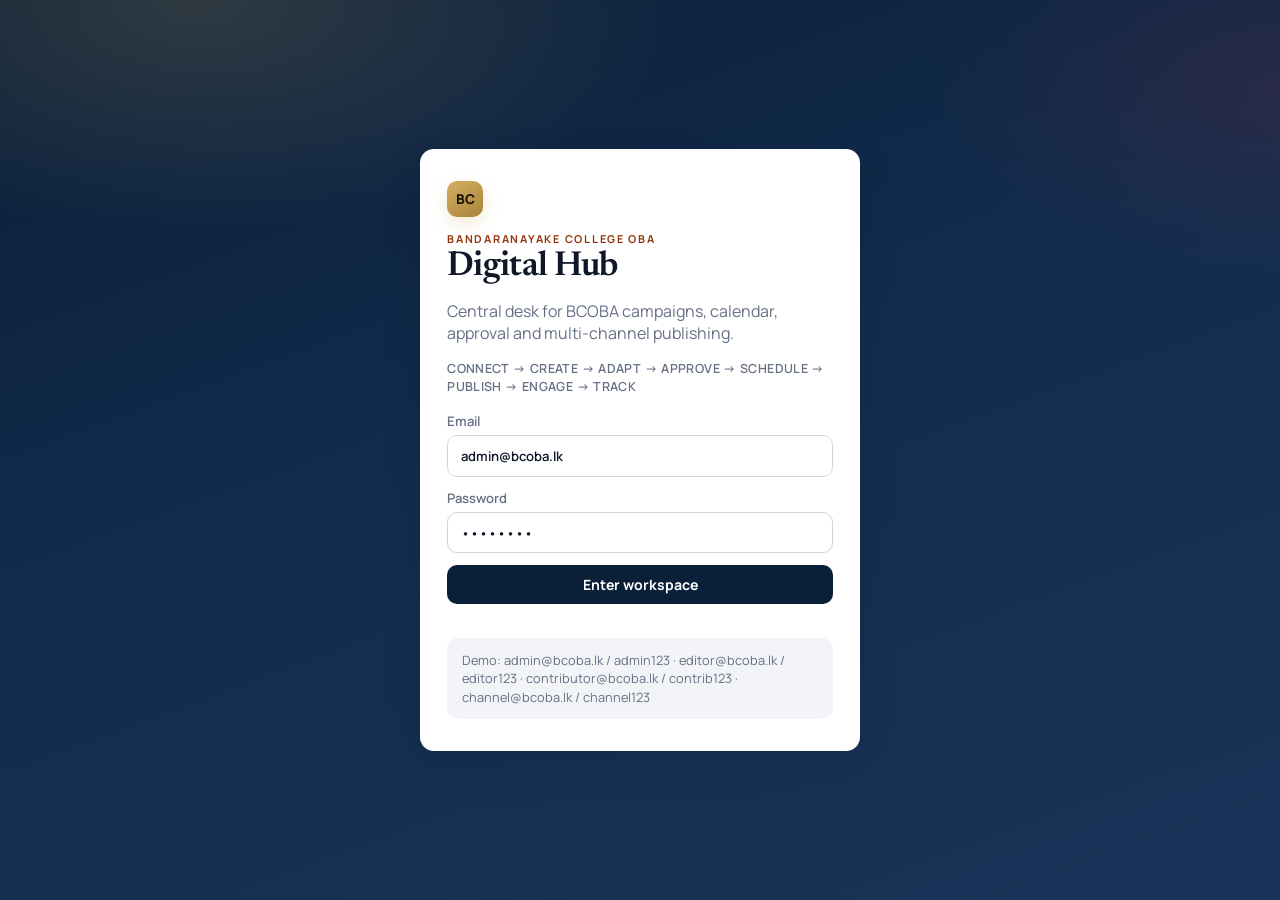
<file: index.html>
<!doctype html>
<html lang="en">
  <head>
    <meta charset="UTF-8" />
    <meta name="viewport" content="width=device-width, initial-scale=1" />
    <title>BCOBA Digital Hub</title>
    <link rel="stylesheet" href="./css/hub.css" />
  </head>
  <body>
    <main class="login-page">
      <section class="panel login-card">
        <div class="brand-mark">BC</div>
        <div class="brand-kicker" style="color: #93370d">
          Bandaranayake College OBA
        </div>
        <h1>Digital Hub</h1>
        <p class="muted">
          Central desk for BCOBA campaigns, calendar, approval and multi-channel
          publishing.
        </p>
        <p class="flow">
          CONNECT → CREATE → ADAPT → APPROVE → SCHEDULE → PUBLISH → ENGAGE →
          TRACK
        </p>
        <form id="login-form" class="form-grid">
          <label
            >Email<input
              type="email"
              name="email"
              required
              value="admin@bcoba.lk"
          /></label>
          <label
            >Password<input
              type="password"
              name="password"
              required
              value="admin123"
          /></label>
          <button class="btn" type="submit">Enter workspace</button>
          <p id="login-error" class="error"></p>
        </form>
        <div class="demo-box">
          Demo: admin@bcoba.lk / admin123 · editor@bcoba.lk / editor123 ·
          contributor@bcoba.lk / contrib123 · channel@bcoba.lk / channel123
        </div>
      </section>
    </main>
    <script src="/js/hub.js"></script>
    <script>
      Hub.initLogin();
    </script>
  </body>
</html>
</file>
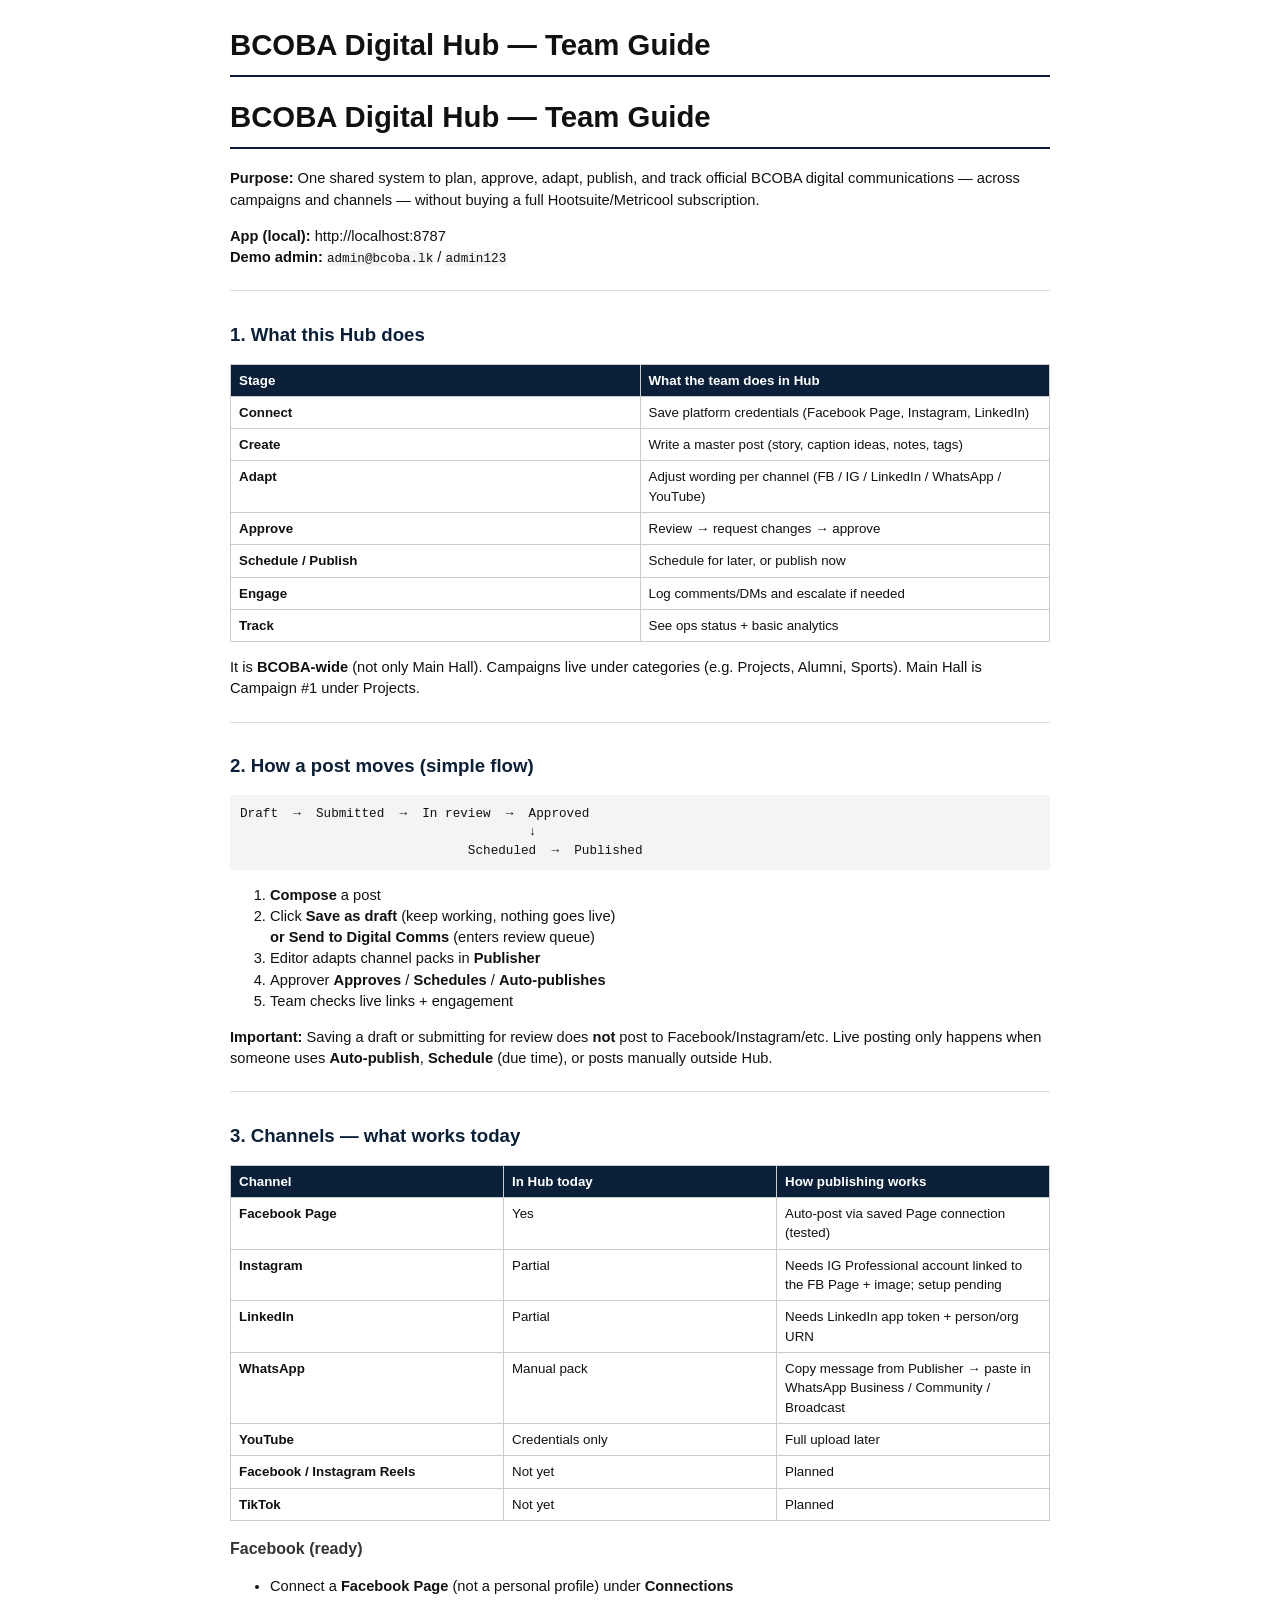
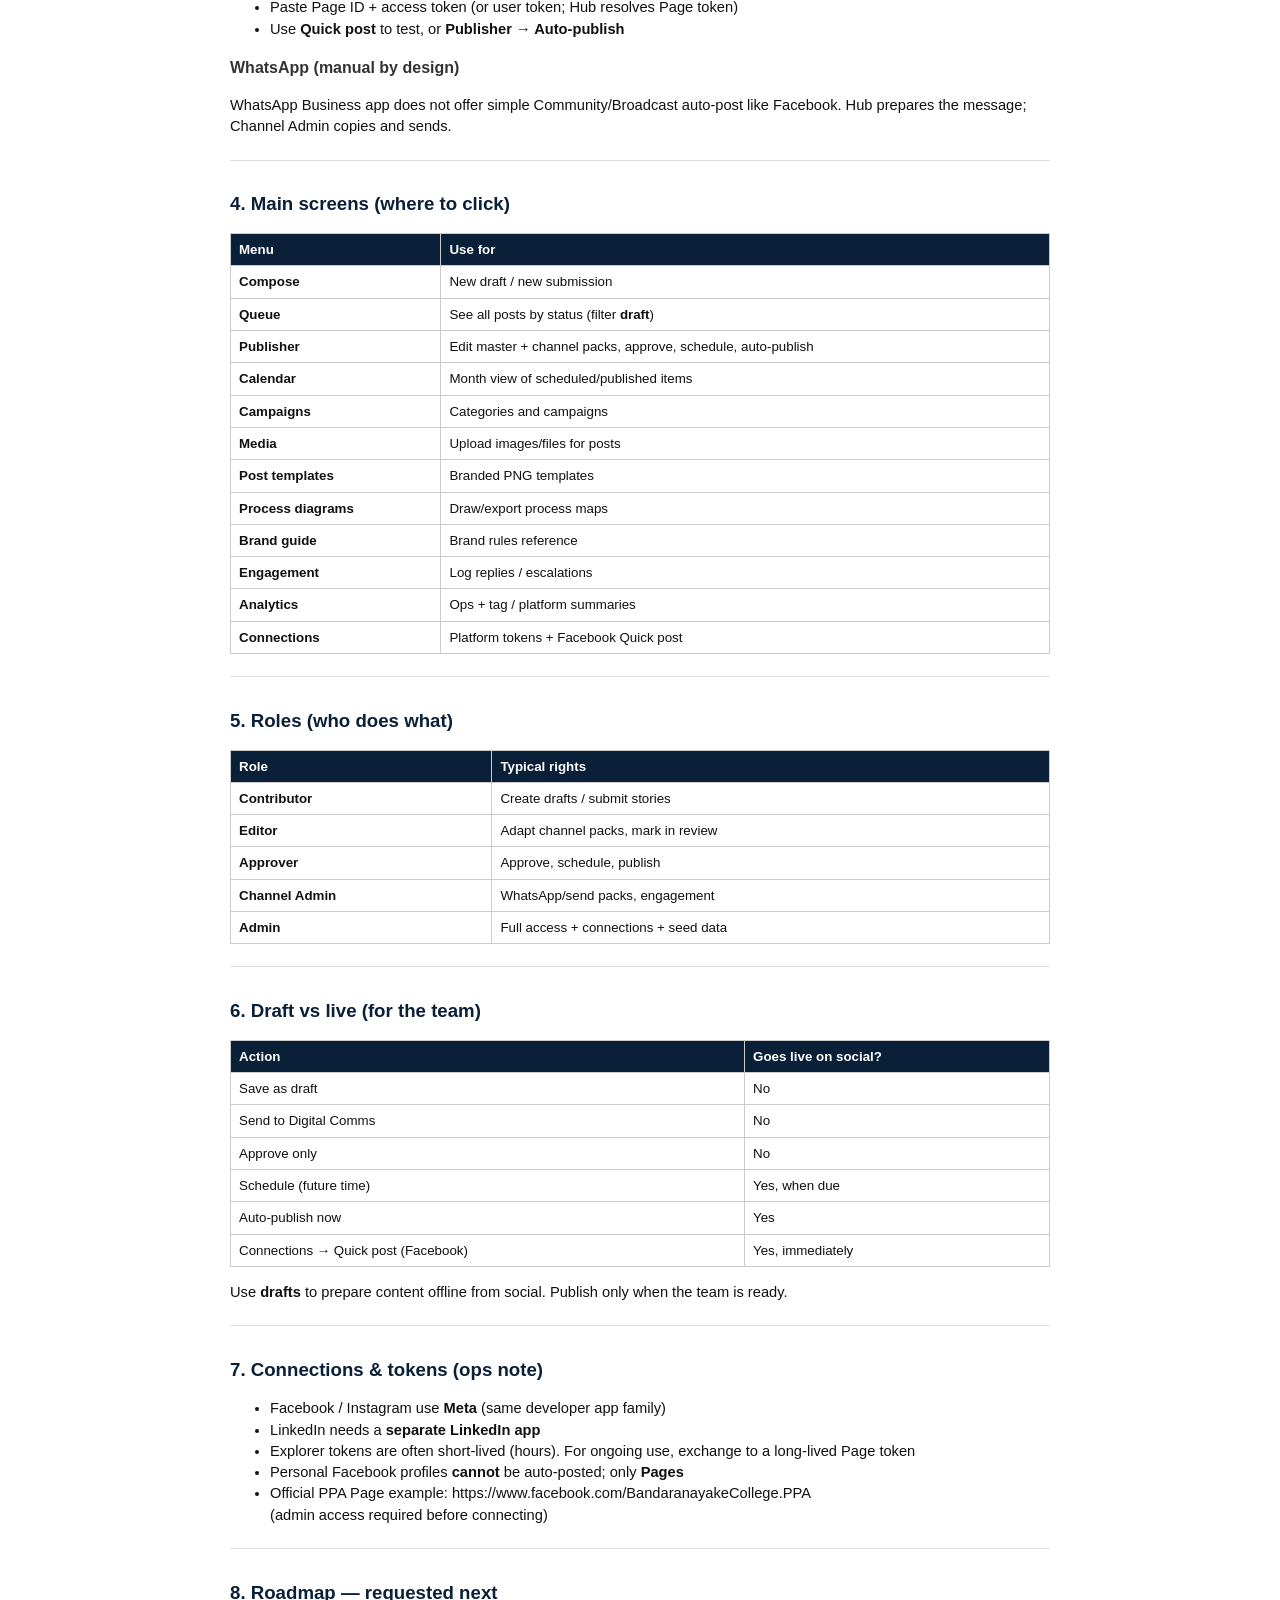
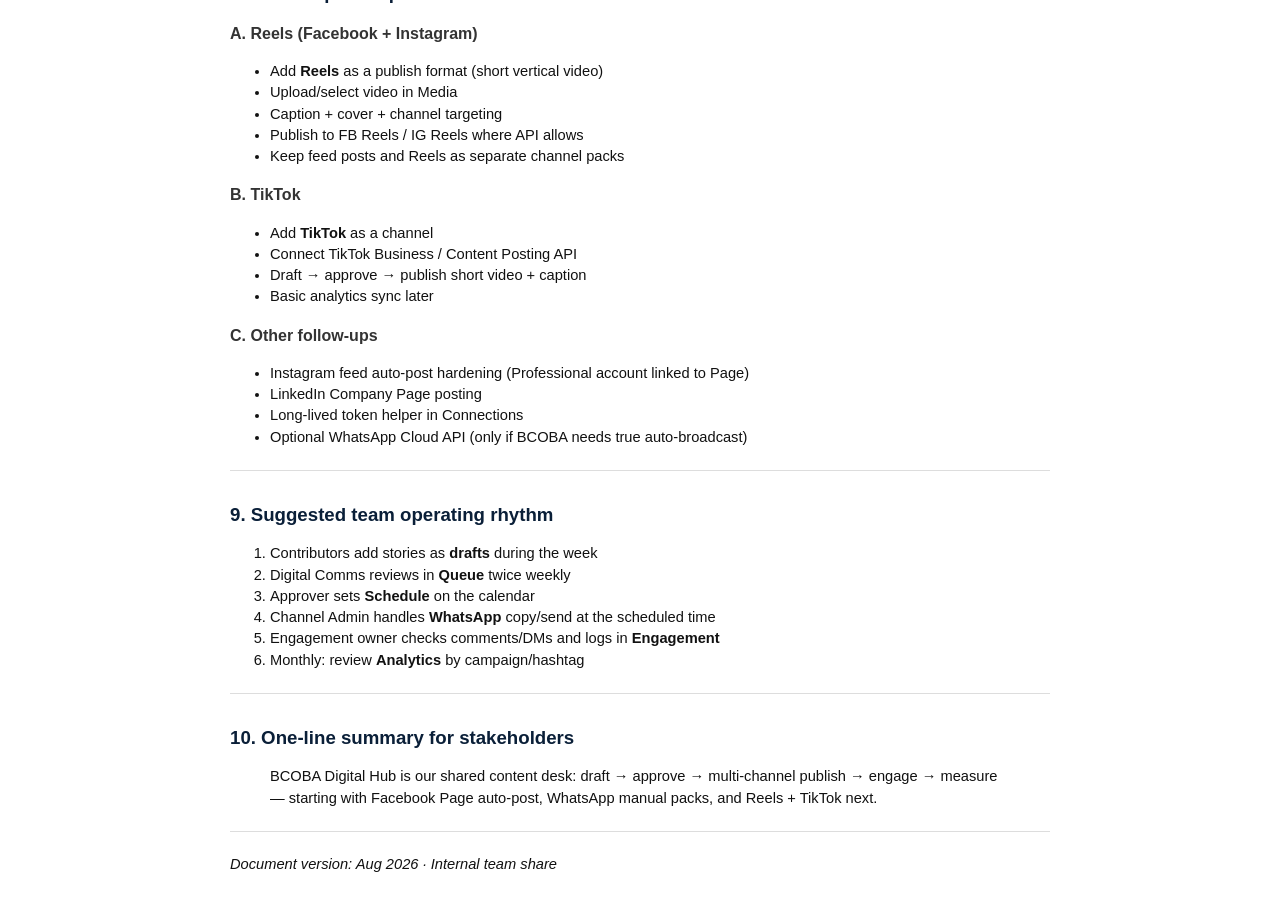
<file: docs/BCOBA-Digital-Hub-Team-Guide.html>
<!DOCTYPE html>
<html xmlns="http://www.w3.org/1999/xhtml" lang="" xml:lang="">
<head>
  <meta charset="utf-8" />
  <meta name="generator" content="pandoc" />
  <meta name="viewport" content="width=device-width, initial-scale=1.0, user-scalable=yes" />
  <title>BCOBA Digital Hub — Team Guide</title>
  <style>
    code{white-space: pre-wrap;}
    span.smallcaps{font-variant: small-caps;}
    span.underline{text-decoration: underline;}
    div.column{display: inline-block; vertical-align: top; width: 50%;}
    div.hanging-indent{margin-left: 1.5em; text-indent: -1.5em;}
    ul.task-list{list-style: none;}
    .display.math{display: block; text-align: center; margin: 0.5rem auto;}
  </style>
  <link rel="stylesheet" href="" />
  <!--[if lt IE 9]>
    <script src="//cdnjs.cloudflare.com/ajax/libs/html5shiv/3.7.3/html5shiv-printshiv.min.js"></script>
  <![endif]-->

<style>
  body { font-family: -apple-system, BlinkMacSystemFont, "Segoe UI", Helvetica, Arial, sans-serif; font-size: 11pt; line-height: 1.45; color: #111; max-width: 820px; margin: 24px auto; padding: 0 16px; }
  h1 { font-size: 22pt; border-bottom: 2px solid #0A1F38; padding-bottom: 8px; }
  h2 { font-size: 14pt; color: #0A1F38; margin-top: 1.6em; }
  h3 { font-size: 12pt; color: #333; }
  table { border-collapse: collapse; width: 100%; margin: 0.8em 0; font-size: 10pt; }
  th, td { border: 1px solid #ccc; padding: 6px 8px; vertical-align: top; }
  th { background: #0A1F38; color: #fff; text-align: left; }
  code, pre { font-size: 9.5pt; background: #f4f4f5; }
  pre { padding: 10px; overflow: auto; }
  hr { border: none; border-top: 1px solid #ddd; margin: 1.5em 0; }
  @page { margin: 16mm; }
</style>
</head>
<body>
<header id="title-block-header">
<h1 class="title">BCOBA Digital Hub — Team Guide</h1>
</header>
<h1 id="bcoba-digital-hub-team-guide">BCOBA Digital Hub — Team Guide</h1>
<p><strong>Purpose:</strong> One shared system to plan, approve, adapt, publish, and track official BCOBA digital communications — across campaigns and channels — without buying a full Hootsuite/Metricool subscription.</p>
<p><strong>App (local):</strong> http://localhost:8787<br />
<strong>Demo admin:</strong> <code>admin@bcoba.lk</code> / <code>admin123</code></p>
<hr />
<h2 id="what-this-hub-does">1. What this Hub does</h2>
<table>
<colgroup>
<col style="width: 50%" />
<col style="width: 50%" />
</colgroup>
<thead>
<tr class="header">
<th>Stage</th>
<th>What the team does in Hub</th>
</tr>
</thead>
<tbody>
<tr class="odd">
<td><strong>Connect</strong></td>
<td>Save platform credentials (Facebook Page, Instagram, LinkedIn)</td>
</tr>
<tr class="even">
<td><strong>Create</strong></td>
<td>Write a master post (story, caption ideas, notes, tags)</td>
</tr>
<tr class="odd">
<td><strong>Adapt</strong></td>
<td>Adjust wording per channel (FB / IG / LinkedIn / WhatsApp / YouTube)</td>
</tr>
<tr class="even">
<td><strong>Approve</strong></td>
<td>Review → request changes → approve</td>
</tr>
<tr class="odd">
<td><strong>Schedule / Publish</strong></td>
<td>Schedule for later, or publish now</td>
</tr>
<tr class="even">
<td><strong>Engage</strong></td>
<td>Log comments/DMs and escalate if needed</td>
</tr>
<tr class="odd">
<td><strong>Track</strong></td>
<td>See ops status + basic analytics</td>
</tr>
</tbody>
</table>
<p>It is <strong>BCOBA-wide</strong> (not only Main Hall). Campaigns live under categories (e.g. Projects, Alumni, Sports). Main Hall is Campaign #1 under Projects.</p>
<hr />
<h2 id="how-a-post-moves-simple-flow">2. How a post moves (simple flow)</h2>
<pre><code>Draft  →  Submitted  →  In review  →  Approved
                                      ↓
                              Scheduled  →  Published</code></pre>
<ol type="1">
<li><strong>Compose</strong> a post<br />
</li>
<li>Click <strong>Save as draft</strong> (keep working, nothing goes live)<br />
<strong>or</strong> <strong>Send to Digital Comms</strong> (enters review queue)<br />
</li>
<li>Editor adapts channel packs in <strong>Publisher</strong><br />
</li>
<li>Approver <strong>Approves</strong> / <strong>Schedules</strong> / <strong>Auto-publishes</strong><br />
</li>
<li>Team checks live links + engagement</li>
</ol>
<p><strong>Important:</strong> Saving a draft or submitting for review does <strong>not</strong> post to Facebook/Instagram/etc. Live posting only happens when someone uses <strong>Auto-publish</strong>, <strong>Schedule</strong> (due time), or posts manually outside Hub.</p>
<hr />
<h2 id="channels-what-works-today">3. Channels — what works today</h2>
<table>
<colgroup>
<col style="width: 33%" />
<col style="width: 33%" />
<col style="width: 33%" />
</colgroup>
<thead>
<tr class="header">
<th>Channel</th>
<th>In Hub today</th>
<th>How publishing works</th>
</tr>
</thead>
<tbody>
<tr class="odd">
<td><strong>Facebook Page</strong></td>
<td>Yes</td>
<td>Auto-post via saved Page connection (tested)</td>
</tr>
<tr class="even">
<td><strong>Instagram</strong></td>
<td>Partial</td>
<td>Needs IG Professional account linked to the FB Page + image; setup pending</td>
</tr>
<tr class="odd">
<td><strong>LinkedIn</strong></td>
<td>Partial</td>
<td>Needs LinkedIn app token + person/org URN</td>
</tr>
<tr class="even">
<td><strong>WhatsApp</strong></td>
<td>Manual pack</td>
<td>Copy message from Publisher → paste in WhatsApp Business / Community / Broadcast</td>
</tr>
<tr class="odd">
<td><strong>YouTube</strong></td>
<td>Credentials only</td>
<td>Full upload later</td>
</tr>
<tr class="even">
<td><strong>Facebook / Instagram Reels</strong></td>
<td>Not yet</td>
<td>Planned</td>
</tr>
<tr class="odd">
<td><strong>TikTok</strong></td>
<td>Not yet</td>
<td>Planned</td>
</tr>
</tbody>
</table>
<h3 id="facebook-ready">Facebook (ready)</h3>
<ul>
<li>Connect a <strong>Facebook Page</strong> (not a personal profile) under <strong>Connections</strong></li>
<li>Paste Page ID + access token (or user token; Hub resolves Page token)</li>
<li>Use <strong>Quick post</strong> to test, or <strong>Publisher → Auto-publish</strong></li>
</ul>
<h3 id="whatsapp-manual-by-design">WhatsApp (manual by design)</h3>
<p>WhatsApp Business app does not offer simple Community/Broadcast auto-post like Facebook. Hub prepares the message; Channel Admin copies and sends.</p>
<hr />
<h2 id="main-screens-where-to-click">4. Main screens (where to click)</h2>
<table>
<thead>
<tr class="header">
<th>Menu</th>
<th>Use for</th>
</tr>
</thead>
<tbody>
<tr class="odd">
<td><strong>Compose</strong></td>
<td>New draft / new submission</td>
</tr>
<tr class="even">
<td><strong>Queue</strong></td>
<td>See all posts by status (filter <strong>draft</strong>)</td>
</tr>
<tr class="odd">
<td><strong>Publisher</strong></td>
<td>Edit master + channel packs, approve, schedule, auto-publish</td>
</tr>
<tr class="even">
<td><strong>Calendar</strong></td>
<td>Month view of scheduled/published items</td>
</tr>
<tr class="odd">
<td><strong>Campaigns</strong></td>
<td>Categories and campaigns</td>
</tr>
<tr class="even">
<td><strong>Media</strong></td>
<td>Upload images/files for posts</td>
</tr>
<tr class="odd">
<td><strong>Post templates</strong></td>
<td>Branded PNG templates</td>
</tr>
<tr class="even">
<td><strong>Process diagrams</strong></td>
<td>Draw/export process maps</td>
</tr>
<tr class="odd">
<td><strong>Brand guide</strong></td>
<td>Brand rules reference</td>
</tr>
<tr class="even">
<td><strong>Engagement</strong></td>
<td>Log replies / escalations</td>
</tr>
<tr class="odd">
<td><strong>Analytics</strong></td>
<td>Ops + tag / platform summaries</td>
</tr>
<tr class="even">
<td><strong>Connections</strong></td>
<td>Platform tokens + Facebook Quick post</td>
</tr>
</tbody>
</table>
<hr />
<h2 id="roles-who-does-what">5. Roles (who does what)</h2>
<table>
<thead>
<tr class="header">
<th>Role</th>
<th>Typical rights</th>
</tr>
</thead>
<tbody>
<tr class="odd">
<td><strong>Contributor</strong></td>
<td>Create drafts / submit stories</td>
</tr>
<tr class="even">
<td><strong>Editor</strong></td>
<td>Adapt channel packs, mark in review</td>
</tr>
<tr class="odd">
<td><strong>Approver</strong></td>
<td>Approve, schedule, publish</td>
</tr>
<tr class="even">
<td><strong>Channel Admin</strong></td>
<td>WhatsApp/send packs, engagement</td>
</tr>
<tr class="odd">
<td><strong>Admin</strong></td>
<td>Full access + connections + seed data</td>
</tr>
</tbody>
</table>
<hr />
<h2 id="draft-vs-live-for-the-team">6. Draft vs live (for the team)</h2>
<table>
<thead>
<tr class="header">
<th>Action</th>
<th>Goes live on social?</th>
</tr>
</thead>
<tbody>
<tr class="odd">
<td>Save as draft</td>
<td>No</td>
</tr>
<tr class="even">
<td>Send to Digital Comms</td>
<td>No</td>
</tr>
<tr class="odd">
<td>Approve only</td>
<td>No</td>
</tr>
<tr class="even">
<td>Schedule (future time)</td>
<td>Yes, when due</td>
</tr>
<tr class="odd">
<td>Auto-publish now</td>
<td>Yes</td>
</tr>
<tr class="even">
<td>Connections → Quick post (Facebook)</td>
<td>Yes, immediately</td>
</tr>
</tbody>
</table>
<p>Use <strong>drafts</strong> to prepare content offline from social. Publish only when the team is ready.</p>
<hr />
<h2 id="connections-tokens-ops-note">7. Connections &amp; tokens (ops note)</h2>
<ul>
<li>Facebook / Instagram use <strong>Meta</strong> (same developer app family)<br />
</li>
<li>LinkedIn needs a <strong>separate LinkedIn app</strong><br />
</li>
<li>Explorer tokens are often short-lived (hours). For ongoing use, exchange to a long-lived Page token<br />
</li>
<li>Personal Facebook profiles <strong>cannot</strong> be auto-posted; only <strong>Pages</strong><br />
</li>
<li>Official PPA Page example: https://www.facebook.com/BandaranayakeCollege.PPA<br />
(admin access required before connecting)</li>
</ul>
<hr />
<h2 id="roadmap-requested-next">8. Roadmap — requested next</h2>
<h3 id="a.-reels-facebook-instagram">A. Reels (Facebook + Instagram)</h3>
<ul>
<li>Add <strong>Reels</strong> as a publish format (short vertical video)<br />
</li>
<li>Upload/select video in Media<br />
</li>
<li>Caption + cover + channel targeting<br />
</li>
<li>Publish to FB Reels / IG Reels where API allows<br />
</li>
<li>Keep feed posts and Reels as separate channel packs</li>
</ul>
<h3 id="b.-tiktok">B. TikTok</h3>
<ul>
<li>Add <strong>TikTok</strong> as a channel<br />
</li>
<li>Connect TikTok Business / Content Posting API<br />
</li>
<li>Draft → approve → publish short video + caption<br />
</li>
<li>Basic analytics sync later</li>
</ul>
<h3 id="c.-other-follow-ups">C. Other follow-ups</h3>
<ul>
<li>Instagram feed auto-post hardening (Professional account linked to Page)<br />
</li>
<li>LinkedIn Company Page posting<br />
</li>
<li>Long-lived token helper in Connections<br />
</li>
<li>Optional WhatsApp Cloud API (only if BCOBA needs true auto-broadcast)</li>
</ul>
<hr />
<h2 id="suggested-team-operating-rhythm">9. Suggested team operating rhythm</h2>
<ol type="1">
<li>Contributors add stories as <strong>drafts</strong> during the week<br />
</li>
<li>Digital Comms reviews in <strong>Queue</strong> twice weekly<br />
</li>
<li>Approver sets <strong>Schedule</strong> on the calendar<br />
</li>
<li>Channel Admin handles <strong>WhatsApp</strong> copy/send at the scheduled time<br />
</li>
<li>Engagement owner checks comments/DMs and logs in <strong>Engagement</strong><br />
</li>
<li>Monthly: review <strong>Analytics</strong> by campaign/hashtag</li>
</ol>
<hr />
<h2 id="one-line-summary-for-stakeholders">10. One-line summary for stakeholders</h2>
<blockquote>
<p>BCOBA Digital Hub is our shared content desk: draft → approve → multi-channel publish → engage → measure — starting with Facebook Page auto-post, WhatsApp manual packs, and Reels + TikTok next.</p>
</blockquote>
<hr />
<p><em>Document version: Aug 2026 · Internal team share</em></p>
</body>
</html>
</file>
<file: css/hub.css>
@import url("https://fonts.googleapis.com/css2?family=Manrope:wght@400;500;600;700;800&family=Newsreader:opsz,wght@6..72,500;6..72,600&display=swap");

:root {
  --navy: #0a1f38;
  --navy-2: #122c4d;
  --crimson: #b42336;
  --gold: #d4af63;
  --ink: #101828;
  --muted: #667085;
  --line: #e4e7ec;
  --line-strong: #d0d5dd;
  --paper: #f2f4f7;
  --surface: #ffffff;
  --ok: #067647;
  --ok-bg: #ecfdf3;
  --warn: #b54708;
  --warn-bg: #fffaeb;
  --danger: #b42318;
  --danger-bg: #fef3f2;
  --info: #175cd3;
  --info-bg: #eff8ff;
  --shadow: 0 1px 2px rgba(16, 24, 40, 0.05), 0 8px 24px rgba(16, 24, 40, 0.06);
  --shadow-lg: 0 16px 40px rgba(16, 24, 40, 0.1);
  --radius: 14px;
  --font: "Manrope", system-ui, sans-serif;
  --display: "Newsreader", Georgia, serif;
  --sidebar-w: 248px;
  --fb: #1877f2;
  --ig: #e1306c;
  --li: #0a66c2;
  --wa: #25d366;
  --yt: #ff0033;
}

* { box-sizing: border-box; }
html, body { margin: 0; min-height: 100%; }
body {
  font-family: var(--font);
  color: var(--ink);
  background: var(--paper);
  -webkit-font-smoothing: antialiased;
}

a { color: inherit; text-decoration: none; }
button, input, select, textarea { font: inherit; }
button { cursor: pointer; }
h3 { margin: 0 0 0.85rem; font-size: 0.95rem; font-weight: 700; letter-spacing: -0.01em; }

.app-shell {
  display: grid;
  grid-template-columns: var(--sidebar-w) 1fr;
  min-height: 100vh;
}

/* —— Sidebar (Hootsuite-like dark rail) —— */
.sidebar {
  position: sticky;
  top: 0;
  height: 100vh;
  background: linear-gradient(180deg, #07182c 0%, var(--navy) 55%, var(--navy-2) 100%);
  color: #f8fafc;
  padding: 1.1rem 0.85rem 1rem;
  display: flex;
  flex-direction: column;
  gap: 0.85rem;
  border-right: 1px solid rgba(255,255,255,0.06);
  overflow-y: auto;
  overscroll-behavior: contain;
}

.brand {
  padding: 0.55rem 0.7rem 1rem;
  border-bottom: 1px solid rgba(255,255,255,0.08);
}
.brand-mark {
  width: 36px;
  height: 36px;
  border-radius: 10px;
  display: grid;
  place-items: center;
  background: linear-gradient(145deg, var(--gold), #a8843a);
  color: #1a1205;
  font-weight: 800;
  font-size: 0.85rem;
  margin-bottom: 0.7rem;
  box-shadow: 0 6px 16px rgba(212, 175, 99, 0.25);
}
.brand-kicker {
  font-size: 0.68rem;
  letter-spacing: 0.16em;
  text-transform: uppercase;
  color: var(--gold);
  margin-bottom: 0.2rem;
  font-weight: 700;
}
.brand h1 {
  font-family: var(--display);
  font-weight: 600;
  font-size: 1.55rem;
  margin: 0;
  line-height: 1.05;
  letter-spacing: -0.02em;
}
.brand p {
  margin: 0.4rem 0 0;
  color: rgba(248, 250, 252, 0.58);
  font-size: 0.78rem;
  line-height: 1.35;
}

.compose-btn {
  display: flex;
  align-items: center;
  justify-content: center;
  gap: 0.45rem;
  margin: 0 0.35rem;
  padding: 0.72rem 0.9rem;
  border-radius: 12px;
  background: linear-gradient(135deg, var(--crimson), #8f1b2c);
  color: #fff;
  font-weight: 700;
  font-size: 0.92rem;
  border: 0;
  box-shadow: 0 8px 20px rgba(180, 35, 54, 0.28);
  transition: transform 0.15s ease, filter 0.15s ease;
}
.compose-btn:hover { filter: brightness(1.06); transform: translateY(-1px); }

.nav-label {
  margin: 0.55rem 0.75rem 0.25rem;
  font-size: 0.65rem;
  letter-spacing: 0.12em;
  text-transform: uppercase;
  color: rgba(248,250,252,0.38);
  font-weight: 700;
}
.nav { display: flex; flex-direction: column; gap: 0.2rem; padding: 0 0.2rem; }
.nav a {
  display: flex;
  align-items: center;
  gap: 0.65rem;
  padding: 0.62rem 0.75rem;
  border-radius: 10px;
  color: rgba(248, 250, 252, 0.78);
  font-weight: 600;
  font-size: 0.9rem;
  transition: background 0.15s ease, color 0.15s ease;
}
.nav a .ico {
  width: 1.35rem;
  text-align: center;
  opacity: 0.75;
  font-size: 0.95rem;
}
.nav a:hover { background: rgba(255,255,255,0.07); color: #fff; }
.nav a.active {
  background: rgba(255,255,255,0.12);
  color: #fff;
  box-shadow: inset 3px 0 0 var(--gold);
}
.nav a.active .ico { opacity: 1; }

.sidebar-foot {
  margin-top: auto;
  padding: 0.85rem;
  border-radius: 12px;
  background: rgba(0,0,0,0.22);
  border: 1px solid rgba(255,255,255,0.06);
  font-size: 0.84rem;
}
.sidebar-foot strong { display: block; margin-bottom: 0.1rem; }
.sidebar-foot span { color: rgba(248,250,252,0.55); text-transform: capitalize; font-size: 0.78rem; }

/* —— Main workspace —— */
.main {
  padding: 1.15rem 1.4rem 2.2rem;
  max-width: 1280px;
}

.topbar {
  display: flex;
  justify-content: space-between;
  align-items: center;
  gap: 1rem;
  margin-bottom: 1.1rem;
  padding-bottom: 0.95rem;
  border-bottom: 1px solid var(--line);
}
.topbar h2 {
  font-family: var(--display);
  font-size: clamp(1.55rem, 2.4vw, 1.95rem);
  font-weight: 600;
  margin: 0;
  letter-spacing: -0.02em;
}
.topbar p { margin: 0.2rem 0 0; color: var(--muted); font-size: 0.9rem; }
.topbar-actions { display: flex; gap: 0.5rem; flex-wrap: wrap; }

.panel {
  background: var(--surface);
  border: 1px solid var(--line);
  border-radius: var(--radius);
  box-shadow: var(--shadow);
  padding: 1rem 1.1rem;
}

.grid { display: grid; gap: 0.9rem; }
.grid.stats { grid-template-columns: repeat(4, minmax(0, 1fr)); }
.grid.two { grid-template-columns: 1.15fr 1fr; }
.grid.three { grid-template-columns: repeat(3, minmax(0, 1fr)); }

.stat {
  padding: 1rem 1.05rem;
  border-radius: 14px;
  background: var(--surface);
  border: 1px solid var(--line);
  box-shadow: var(--shadow);
  position: relative;
  overflow: hidden;
}
.stat::before {
  content: "";
  position: absolute;
  left: 0; top: 0; bottom: 0;
  width: 3px;
  background: var(--navy);
}
.stat:nth-child(1)::before { background: var(--warn); }
.stat:nth-child(2)::before { background: var(--info); }
.stat:nth-child(3)::before { background: var(--ok); }
.stat:nth-child(4)::before { background: var(--crimson); }
.stat .label {
  color: var(--muted);
  font-size: 0.78rem;
  font-weight: 700;
  text-transform: uppercase;
  letter-spacing: 0.04em;
}
.stat .value {
  font-family: var(--display);
  font-size: 2rem;
  margin-top: 0.25rem;
  letter-spacing: -0.03em;
}

.btn {
  border: 0;
  border-radius: 10px;
  padding: 0.62rem 1rem;
  background: var(--navy);
  color: #fff;
  font-weight: 700;
  font-size: 0.88rem;
  transition: filter 0.15s ease, transform 0.15s ease;
}
.btn:hover { filter: brightness(1.08); }
.btn.secondary {
  background: var(--surface);
  color: var(--ink);
  border: 1px solid var(--line-strong);
}
.btn.secondary:hover { background: #f9fafb; filter: none; }
.btn.danger { background: var(--crimson); }
.btn.small { padding: 0.38rem 0.7rem; font-size: 0.8rem; border-radius: 8px; }
.btn.ghost {
  background: transparent;
  color: rgba(248,250,252,0.85);
  border: 1px solid rgba(255,255,255,0.18);
}

.form-grid { display: grid; gap: 0.75rem; }
.form-grid.two { grid-template-columns: 1fr 1fr; }
label { display: grid; gap: 0.32rem; font-size: 0.82rem; color: var(--muted); font-weight: 600; }
input, select, textarea {
  width: 100%;
  border: 1px solid var(--line-strong);
  border-radius: 10px;
  padding: 0.68rem 0.78rem;
  background: #fff;
  color: var(--ink);
  transition: border-color 0.15s ease, box-shadow 0.15s ease;
}
input:focus, select:focus, textarea:focus {
  outline: none;
  border-color: #98a2b3;
  box-shadow: 0 0 0 3px rgba(16, 24, 40, 0.06);
}
textarea { min-height: 110px; resize: vertical; }

table { width: 100%; border-collapse: collapse; }
th, td {
  text-align: left;
  padding: 0.72rem 0.4rem;
  border-bottom: 1px solid var(--line);
  vertical-align: top;
  font-size: 0.88rem;
}
th {
  color: var(--muted);
  font-weight: 700;
  font-size: 0.72rem;
  text-transform: uppercase;
  letter-spacing: 0.05em;
}

.badge {
  display: inline-flex;
  align-items: center;
  padding: 0.18rem 0.55rem;
  border-radius: 999px;
  font-size: 0.72rem;
  font-weight: 700;
  text-transform: capitalize;
  background: #f2f4f7;
  color: #344054;
}
.badge.draft { background: #f2f4f7; color: var(--muted); }
.badge.submitted, .badge.open { background: var(--warn-bg); color: var(--warn); }
.badge.in_review, .badge.approved, .badge.scheduled { background: var(--info-bg); color: var(--info); }
.badge.published, .badge.replied, .badge.active, .badge.ongoing { background: var(--ok-bg); color: var(--ok); }
.badge.rejected, .badge.escalate { background: var(--danger-bg); color: var(--danger); }
.badge.planned { background: #f2f4f7; color: var(--muted); }
.badge.changes_requested { background: #f4ebff; color: #6941c6; }

.tags { display: flex; flex-wrap: wrap; gap: 0.35rem; }
.tag {
  font-size: 0.74rem;
  padding: 0.2rem 0.5rem;
  border-radius: 999px;
  background: #fff8eb;
  color: #93370d;
  border: 1px solid #fecd89;
  font-weight: 600;
}
.tag.suggest {
  cursor: pointer;
  background: #f2f4f7;
  color: #344054;
  border-color: var(--line-strong);
}
.tag.suggest:hover { background: #eef2f6; border-color: #98a2b3; }
.tag-box {
  padding: 0.85rem;
  border-radius: 12px;
  border: 1px solid var(--line);
  background: #f9fafb;
}
.tag-suggestions {
  display: flex;
  flex-wrap: wrap;
  gap: 0.35rem;
  margin-top: 0.45rem;
}
.tag-top {
  display: grid;
  grid-template-columns: repeat(auto-fill, minmax(160px, 1fr));
  gap: 0.65rem;
}
.tag-top-card {
  border: 1px solid var(--line);
  border-radius: 12px;
  padding: 0.75rem;
  background: #fff;
}
.tag-top-card .value {
  font-family: var(--display);
  font-size: 1.6rem;
  margin: 0.25rem 0 0.1rem;
}
.bar-track {
  height: 5px;
  border-radius: 999px;
  background: #eef2f6;
  margin-top: 0.35rem;
  overflow: hidden;
}
.bar-fill {
  height: 100%;
  background: linear-gradient(90deg, var(--navy), var(--crimson));
  border-radius: 999px;
}

.tabs { display: flex; flex-wrap: wrap; gap: 0.35rem; margin-bottom: 0.85rem; }
.tab {
  border: 1px solid var(--line-strong);
  background: #fff;
  border-radius: 999px;
  padding: 0.42rem 0.85rem;
  font-size: 0.82rem;
  font-weight: 700;
  color: var(--muted);
  display: inline-flex;
  align-items: center;
  gap: 0.35rem;
}
.tab.active { background: var(--navy); color: #fff; border-color: var(--navy); }

.muted { color: var(--muted); }
.row-actions { display: flex; flex-wrap: wrap; gap: 0.4rem; align-items: center; }
.hidden { display: none !important; }
.view { animation: fade 0.22s ease; }
@keyframes fade {
  from { opacity: 0; transform: translateY(5px); }
  to { opacity: 1; transform: none; }
}

/* —— Post stream cards (Hootsuite-like) —— */
.post-stream { display: grid; gap: 0.7rem; }
.post-card {
  display: grid;
  grid-template-columns: 1fr auto;
  gap: 0.8rem;
  padding: 0.95rem 1rem;
  border: 1px solid var(--line);
  border-radius: 14px;
  background: #fff;
  box-shadow: var(--shadow);
  transition: border-color 0.15s ease, box-shadow 0.15s ease;
}
.post-card:hover {
  border-color: #c7ced9;
  box-shadow: var(--shadow-lg);
}
.post-card h4 {
  margin: 0 0 0.25rem;
  font-size: 0.98rem;
  letter-spacing: -0.01em;
}
.post-meta {
  display: flex;
  flex-wrap: wrap;
  gap: 0.4rem 0.7rem;
  align-items: center;
  margin-top: 0.45rem;
  font-size: 0.8rem;
  color: var(--muted);
}
.channel-pills { display: flex; gap: 0.3rem; flex-wrap: wrap; }
.ch-pill {
  width: 26px;
  height: 26px;
  border-radius: 8px;
  display: grid;
  place-items: center;
  font-size: 0.68rem;
  font-weight: 800;
  color: #fff;
}
.ch-pill.facebook { background: var(--fb); }
.ch-pill.instagram { background: var(--ig); }
.ch-pill.linkedin { background: var(--li); }
.ch-pill.whatsapp { background: var(--wa); }
.ch-pill.youtube { background: var(--yt); }

.panel-head {
  display: flex;
  justify-content: space-between;
  align-items: center;
  gap: 0.6rem;
  margin-bottom: 0.85rem;
}
.panel-head h3 { margin: 0; }

.campaign-chip {
  display: inline-flex;
  align-items: center;
  gap: 0.45rem;
  padding: 0.55rem 0.75rem;
  border-radius: 10px;
  border: 1px solid var(--line);
  background: #f9fafb;
  font-size: 0.86rem;
  margin-bottom: 0.45rem;
  width: 100%;
}
.campaign-chip .dot {
  width: 8px; height: 8px; border-radius: 50%;
  background: var(--ok);
}
.campaign-chip.planned .dot { background: var(--muted); }
.campaign-chip.active .dot, .campaign-chip.ongoing .dot { background: var(--ok); }

/* —— Login —— */
.login-page {
  min-height: 100vh;
  display: grid;
  place-items: center;
  padding: 1.5rem;
  background:
    radial-gradient(900px 420px at 15% 0%, rgba(212,175,99,0.18), transparent 55%),
    radial-gradient(700px 380px at 100% 10%, rgba(180,35,54,0.14), transparent 50%),
    linear-gradient(160deg, #0a1f38 0%, #122c4d 45%, #1a3358 100%);
}
.login-card {
  width: min(440px, 100%);
  padding: 2rem 1.7rem;
  background: #fff;
  border: 0;
  box-shadow: var(--shadow-lg);
}
.login-card .brand-mark { margin-bottom: 0.9rem; }
.login-card h1 {
  font-family: var(--display);
  font-size: 2.15rem;
  margin: 0.15rem 0 0.35rem;
  font-weight: 600;
  letter-spacing: -0.02em;
}
.login-card .flow {
  margin: 0.85rem 0 1rem;
  font-size: 0.78rem;
  color: var(--muted);
  letter-spacing: 0.03em;
  font-weight: 600;
  line-height: 1.45;
}
.demo-box {
  margin-top: 1rem;
  padding: 0.8rem 0.9rem;
  border-radius: 10px;
  background: #f2f4f7;
  font-size: 0.8rem;
  color: var(--muted);
  line-height: 1.45;
}
.error { color: var(--danger); font-size: 0.88rem; margin: 0.35rem 0 0; }

.media-grid {
  display: grid;
  grid-template-columns: repeat(auto-fill, minmax(168px, 1fr));
  gap: 0.75rem;
}
.media-card {
  border: 1px solid var(--line);
  border-radius: 12px;
  overflow: hidden;
  background: #fff;
  box-shadow: var(--shadow);
}
.media-card img {
  width: 100%;
  height: 120px;
  object-fit: cover;
  display: block;
  background: #e4e7ec;
}
.media-card .meta { padding: 0.55rem 0.65rem; font-size: 0.78rem; }

.filters {
  display: flex;
  flex-wrap: wrap;
  gap: 0.55rem;
  margin-bottom: 0.9rem;
  align-items: center;
}
.filters > * { min-width: 140px; }
.filters .spacer { flex: 1; min-width: 0; }

.cal-head {
  display: flex;
  align-items: center;
  justify-content: space-between;
  gap: 0.8rem;
  margin-bottom: 0.85rem;
}
.cal-head h3 {
  font-family: var(--display);
  font-size: 1.45rem;
  font-weight: 600;
  margin: 0;
}
.cal-grid {
  display: grid;
  grid-template-columns: repeat(7, minmax(0, 1fr));
  gap: 0.4rem;
}
.cal-dow {
  text-align: center;
  font-size: 0.7rem;
  letter-spacing: 0.07em;
  text-transform: uppercase;
  color: var(--muted);
  padding: 0.3rem 0;
  font-weight: 700;
}
.cal-cell {
  min-height: 108px;
  border: 1px solid var(--line);
  border-radius: 10px;
  background: #fafbfc;
  padding: 0.35rem;
  display: flex;
  flex-direction: column;
  gap: 0.25rem;
}
.cal-cell.muted-day { opacity: 0.4; }
.cal-cell.today {
  background: #fff;
  border-color: rgba(180, 35, 54, 0.35);
  box-shadow: inset 0 0 0 1px rgba(180, 35, 54, 0.12);
}
.cal-daynum {
  font-size: 0.75rem;
  font-weight: 800;
  color: var(--navy);
  padding: 0.1rem 0.2rem;
}
.cal-event {
  display: block;
  font-size: 0.68rem;
  line-height: 1.25;
  padding: 0.28rem 0.32rem;
  border-radius: 6px;
  background: #eff4ff;
  border-left: 3px solid var(--navy);
  color: var(--ink);
  font-weight: 600;
  white-space: nowrap;
  overflow: hidden;
  text-overflow: ellipsis;
}
.cal-event.projects { border-left-color: var(--crimson); background: #fff1f3; }
.cal-event.alumni { border-left-color: #067647; background: #ecfdf3; }
.cal-event.sports { border-left-color: #b54708; background: #fffaeb; }
.cal-event.membership { border-left-color: #175cd3; background: #eff8ff; }
.cal-event.events { border-left-color: #6941c6; background: #f4ebff; }
.cal-event.official { border-left-color: #0a1f38; background: #eef2f6; }
.cal-more { font-size: 0.68rem; color: var(--muted); padding-left: 0.15rem; font-weight: 600; }

.help-box {
  padding: 0.8rem 0.95rem;
  border-radius: 12px;
  background: #fff;
  border: 1px solid var(--line);
  font-size: 0.86rem;
  color: var(--muted);
  margin-bottom: 0.9rem;
  box-shadow: var(--shadow);
}
.help-box strong { color: var(--ink); }
.help-box ol { margin: 0.4rem 0 0; padding-left: 1.15rem; }

.wa-box {
  margin-top: 0.2rem;
  padding: 0.95rem;
  border-radius: 12px;
  background: linear-gradient(160deg, rgba(37, 211, 102, 0.1), #fff 55%);
  border: 1px solid rgba(37, 211, 102, 0.28);
}
.wa-box h4 { margin: 0 0 0.4rem; font-size: 0.95rem; }
.wa-checklist { display: grid; gap: 0.35rem; margin: 0.55rem 0; font-size: 0.86rem; }
.wa-checklist label {
  display: flex;
  align-items: center;
  gap: 0.45rem;
  color: var(--ink);
  font-weight: 500;
}
.wa-checklist input { width: auto; }

.composer-shell {
  border: 1px solid var(--line);
  border-radius: 16px;
  background: #fff;
  box-shadow: var(--shadow);
  overflow: hidden;
  max-width: 760px;
}
.composer-shell .composer-bar {
  display: flex;
  align-items: center;
  justify-content: space-between;
  gap: 0.6rem;
  padding: 0.75rem 1rem;
  background: #f9fafb;
  border-bottom: 1px solid var(--line);
  font-size: 0.82rem;
  font-weight: 700;
  color: var(--muted);
}
.composer-shell form { padding: 1rem 1.1rem 1.15rem; }

.swatch-grid { display: grid; gap: 0.65rem; }
.swatch {
  display: flex;
  gap: 0.7rem;
  align-items: center;
  padding: 0.45rem 0;
}
.swatch span {
  width: 42px;
  height: 42px;
  border-radius: 10px;
  border: 1px solid var(--line);
  flex: 0 0 auto;
}
.guide-list {
  margin: 0;
  padding-left: 1.15rem;
  color: var(--muted);
  display: grid;
  gap: 0.4rem;
}
.guide-list li { line-height: 1.4; }

.tpl-preview-wrap {
  border-radius: 14px;
  overflow: hidden;
  border: 1px solid var(--line);
  background: #0a1f38;
  display: grid;
  place-items: center;
}
.tpl-preview-wrap canvas {
  width: 100%;
  height: auto;
  display: block;
  max-height: 70vh;
}

.diag-section {
  border: 1px solid var(--line);
  border-radius: 12px;
  padding: 0.8rem;
  margin-bottom: 0.7rem;
  background: #f9fafb;
}
.diag-section-head {
  display: flex;
  justify-content: space-between;
  align-items: center;
  gap: 0.5rem;
  margin-bottom: 0.55rem;
}
.flow-preview {
  border: 1px solid var(--line);
  border-radius: 14px;
  background: linear-gradient(180deg, #f8fafc, #eef2f6);
  padding: 1rem;
  min-height: 360px;
}
.flow-title h3 {
  margin: 0;
  font-family: var(--display);
  font-size: 1.35rem;
  font-weight: 600;
}
.flow-title p {
  margin: 0.3rem 0 0.9rem;
  color: var(--muted);
  font-size: 0.88rem;
}
.flow-track {
  display: flex;
  flex-direction: column;
  gap: 0.55rem;
  align-items: stretch;
}
.flow-preview.horizontal .flow-track {
  flex-direction: row;
  flex-wrap: wrap;
  align-items: stretch;
}
.flow-card {
  background: #fff;
  border: 1px solid var(--line);
  border-radius: 12px;
  padding: 0.85rem 0.95rem 0.85rem 1rem;
  border-left: 5px solid var(--navy);
  box-shadow: var(--shadow);
  min-width: 180px;
  flex: 1;
}
.flow-card.tone-crimson { border-left-color: var(--crimson); }
.flow-card.tone-gold { border-left-color: var(--gold); }
.flow-card.tone-green { border-left-color: #067647; }
.flow-card.tone-blue { border-left-color: #175cd3; }
.flow-card.tone-navy { border-left-color: var(--navy); }
.flow-step {
  font-size: 0.7rem;
  font-weight: 800;
  letter-spacing: 0.08em;
  text-transform: uppercase;
  color: var(--muted);
}
.flow-card h4 {
  margin: 0.25rem 0 0.45rem;
  font-size: 1rem;
}
.flow-card ul {
  margin: 0;
  padding-left: 1.05rem;
  color: var(--muted);
  font-size: 0.86rem;
  display: grid;
  gap: 0.25rem;
}
.flow-arrow {
  text-align: center;
  color: #98a2b3;
  font-weight: 800;
  font-size: 1.2rem;
  align-self: center;
}

@media (max-width: 980px) {
  .app-shell { grid-template-columns: 1fr; }
  .sidebar {
    position: relative;
    height: auto;
    padding-bottom: 1rem;
  }
  .nav { flex-direction: row; flex-wrap: wrap; }
  .nav a { padding: 0.5rem 0.65rem; font-size: 0.82rem; }
  .sidebar-foot { margin-top: 0.4rem; }
  .grid.stats, .grid.two, .grid.three { grid-template-columns: 1fr 1fr; }
  .cal-cell { min-height: 84px; }
}
@media (max-width: 640px) {
  .grid.stats, .grid.two, .grid.three { grid-template-columns: 1fr; }
  .post-card { grid-template-columns: 1fr; }
}
</file>
